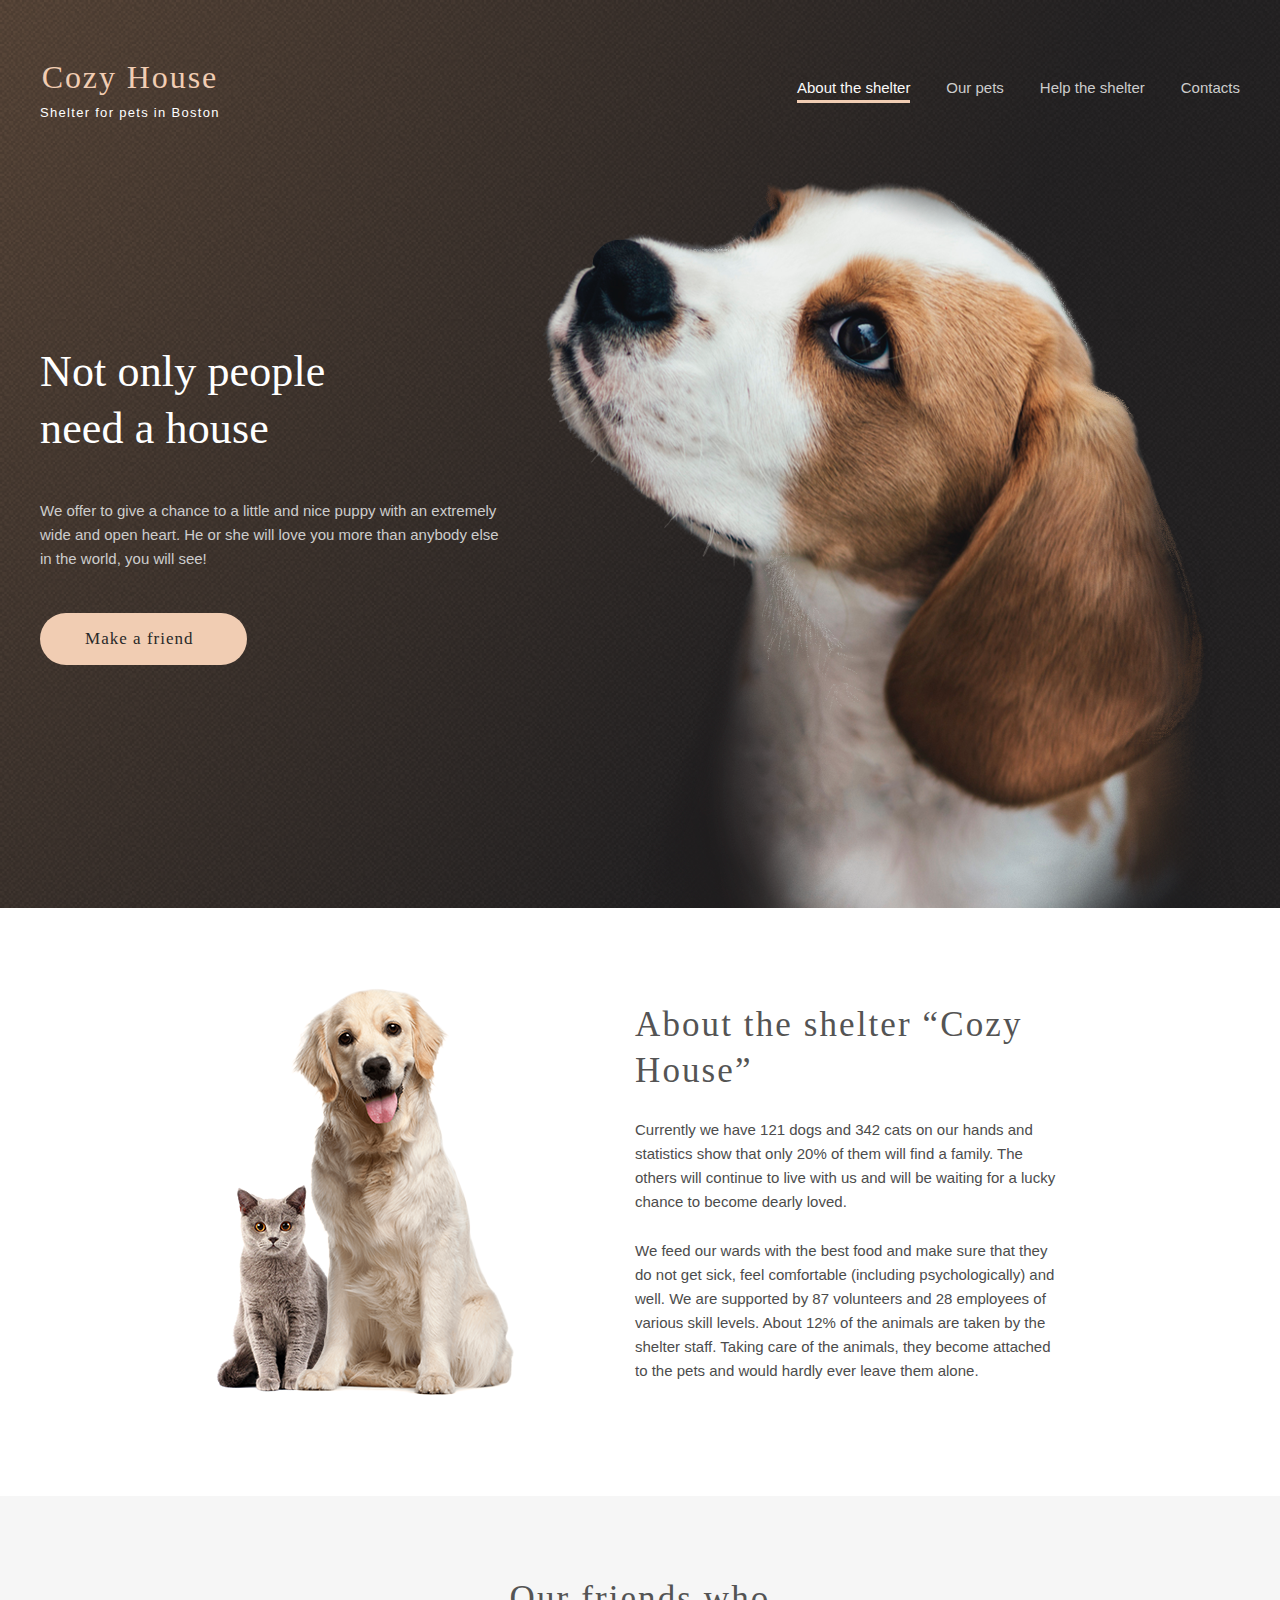
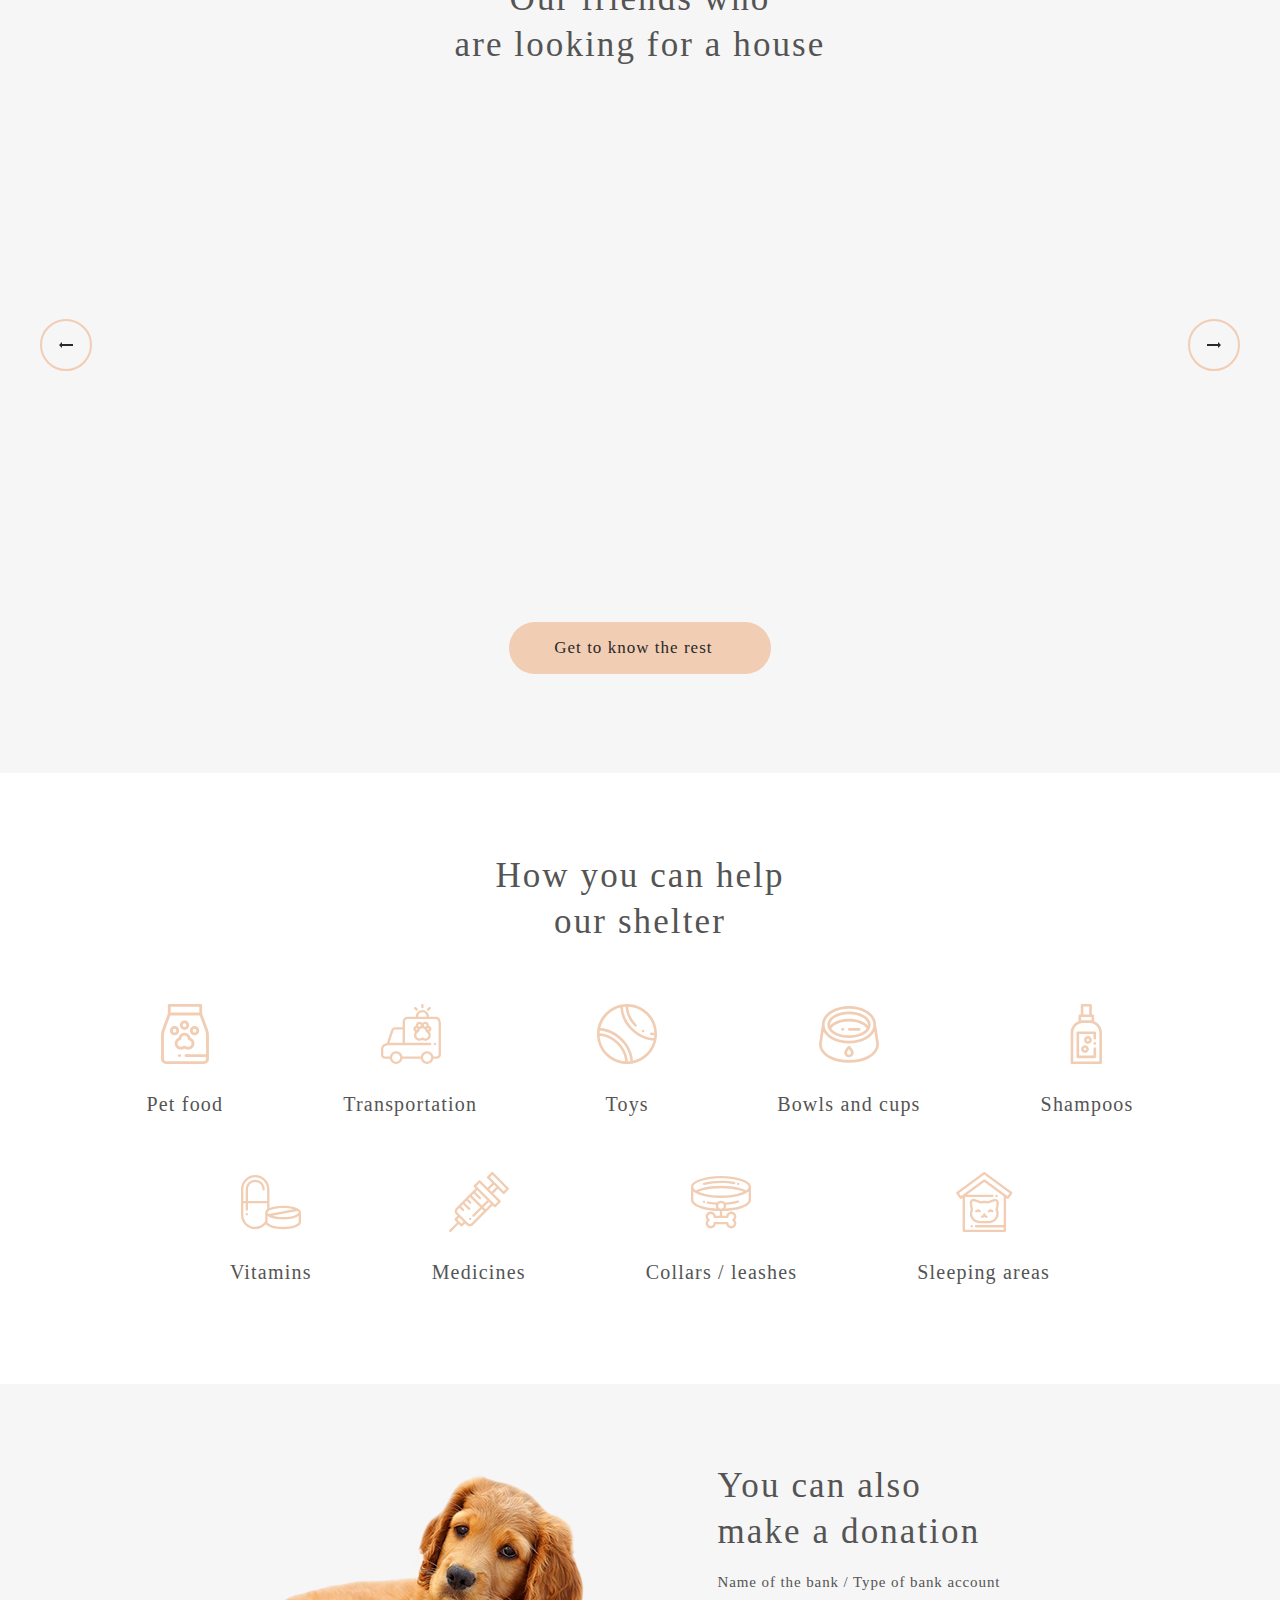
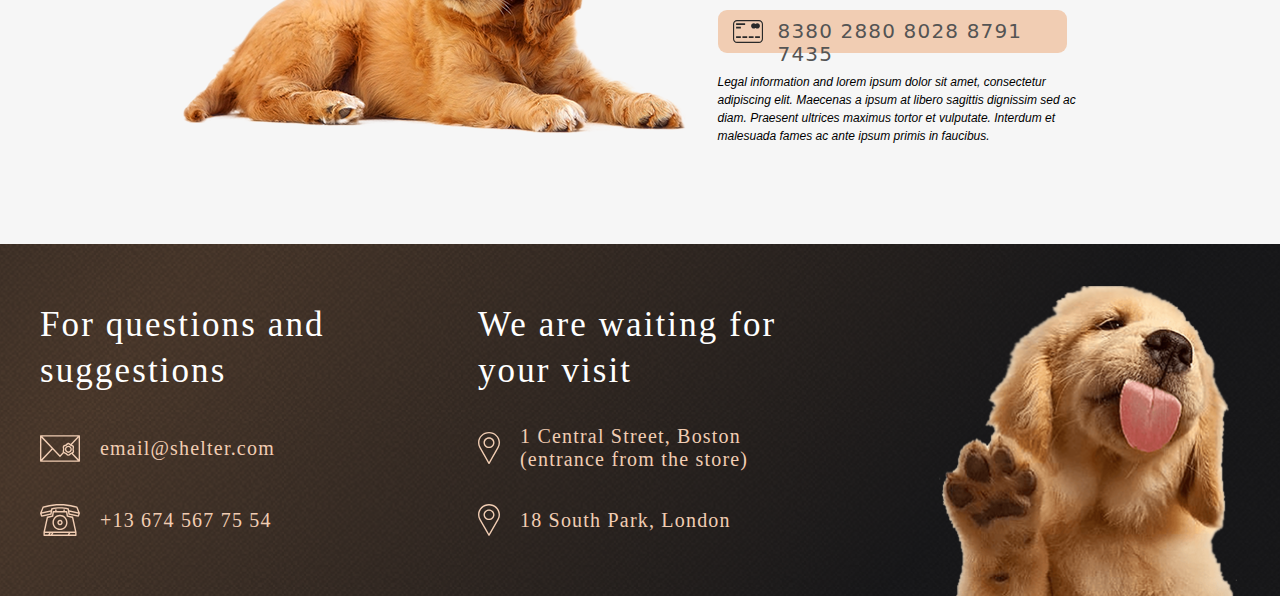
<file: index.html>
<!DOCTYPE html>
<html lang="en">
  <head>
    <meta charset="UTF-8">
    <meta http-equiv="X-UA-Compatible" content="IE=edge">
    <meta name="viewport" content="width=device-width,initial-scale=1">

    <link rel="apple-touch-icon" sizes="57x57" href="assets/favicon/">
    <link rel="apple-touch-icon" sizes="60x60" href="assets/favicon/apple-icon-60x60.png">
    <link rel="apple-touch-icon" sizes="72x72" href="assets/favicon/apple-icon-72x72.png">
    <link rel="apple-touch-icon" sizes="76x76" href="assets/favicon/apple-icon-76x76.png">
    <link rel="apple-touch-icon" sizes="114x114" href="assets/favicon/apple-icon-114x114.png">
    <link rel="apple-touch-icon" sizes="120x120" href="assets/favicon/apple-icon-120x120.png">
    <link rel="apple-touch-icon" sizes="144x144" href="assets/favicon/apple-icon-144x144.png">
    <link rel="apple-touch-icon" sizes="152x152" href="assets/favicon/apple-icon-152x152.png">
    <link rel="apple-touch-icon" sizes="180x180" href="assets/favicon/apple-icon-180x180.png">
    <link rel="icon" type="image/png" sizes="192x192" href="assets/favicon/android-icon-192x192.png">
    <link rel="icon" type="image/png" sizes="32x32" href="assets/favicon/favicon-32x32.png">
    <link rel="icon" type="image/png" sizes="96x96" href="assets/favicon/favicon-96x96.png">
    <link rel="icon" type="image/png" sizes="16x16" href="assets/favicon/favicon-16x16.png">
    <link rel="manifest" href="assets/favicon/manifest.json">
    <meta name="msapplication-TileColor" content="#ffffff">
    <meta name="msapplication-TileImage" content="assets/favicon/ms-icon-144x144.png">
    <meta name="theme-color" content="#ffffff">

    <title>Shelter</title>
    <link rel="stylesheet" href="css/libs/normalize.css">
    <link rel="stylesheet" href="css/libs/fonts.css">
    <link rel="stylesheet" href="css/style.css">
  </head>
  <body>
    <div class="aside-menu">
      <div class="hamburger-wrapper">
        <nav class="hamburger-menu">
          <div>
            <a href="#" class="header__logo logo">
              <h2 class="title title_header">Cozy House</h2>
              <p class="header__subtitle">Shelter for pets in Boston</p>
            </a>
          </div>

          <ul class="hamburger-menu__list">
            <li><a class="menu-link active" href="#">About the shelter</a></li>
            <li><a class="menu-link" href="pets.html">Our pets</a></li>
            <li><a class="menu-link" href="#help">Help the shelter</a></li>
            <li><a class="menu-link" href="#footer">Contacts</a></li>
          </ul>
        </nav>
      </div>
    </div>

    <header class="header">
      <div class="container container-header">
        <div class="header__wrapper">
          <div>
            <a href="#" class="header__logo">
              <h1 class="title title_header">Cozy House</h1>
              <p class="header__subtitle">Shelter for pets in Boston</p>
            </a>
          </div>

          <nav class="menu">
            <ul class="menu-list">
              <li>
                <a class="menu-link active" href="#">About the shelter</a>
              </li>
              <li><a class="menu-link" href="pets.html">Our pets</a></li>
              <li><a class="menu-link" href="#help">Help the shelter</a></li>
              <li><a class="menu-link" href="#footer">Contacts</a></li>
            </ul>
          </nav>

          <div class="hamburger hamburger-header">
            <span></span>
            <span></span>
            <span></span>
          </div>
        </div>
      </div>
    </header>

    <main>
      <section class="promo">
        <div class="container">
          <div class="promo__wrapper">
            <div class="promo__content">
              <h2 class="title title_promo title_white">Not only people need a house</h2>
              <p class="promo__subheading">
                We offer to give a chance to a little and nice puppy with an extremely wide and open
                heart. He or she will love you more than anybody else in the world, you will see!
              </p>
              <a class="button button_small" href="#pets">Make a friend</a>
            </div>

            <div class="promo__start-image">
              <img src="assets/images/start-screen-puppy.png" alt="puppy">
            </div>
          </div>
        </div>
      </section>

      <section class="about">
        <div class="container">
          <div class="about__wrapper">
            <div class="about__image">
              <img src="assets/images/about-pets.png" alt="about-pets">
            </div>

            <div class="about__content">
              <h3 class="title title_section">About the shelter “Cozy House”</h3>
              <p class="about__text">
                Currently we have 121 dogs and 342 cats on our hands and statistics show that only
                20% of them will find a family. The others will continue to live with us and will be
                waiting for a lucky chance to become dearly loved.
              </p>
              <p class="about__text">
                We feed our wards with the best food and make sure that they do not get sick, feel
                comfortable (including psychologically) and well. We are supported by 87 volunteers
                and 28 employees of various skill levels. About 12% of the animals are taken by the
                shelter staff. Taking care of the animals, they become attached to the pets and
                would hardly ever leave them alone.
              </p>
            </div>
          </div>
        </div>
      </section>

      <section class="pets" id="pets">
        <div class="container">
          <div class="pets__wrapper">
            <h3 class="title title_section title_center">
              Our friends who<br>
              are looking for a house
            </h3>

            <div class="slider">
              <button class="circle__button" data-direction="left">
                <img src="assets/icons/arrow-left.svg" alt="arrow-left" data-direction="left">
              </button>

              <div class="carousel-window">
                <div class="carousel"></div>
              </div>

              <button class="circle__button next" data-direction="right">
                <img src="assets/icons/arrow-right.svg" alt="arrow-right" data-direction="right">
              </button>
            </div>

            <div class="nav">
              <button class="circle__button" data-direction="left">
                <img src="assets/icons/arrow-left.svg" alt="arrow-left">
              </button>

              <button class="circle__button" data-direction="right">
                <img src="assets/icons/arrow-right.svg" alt="arrow-right">
              </button>
            </div>

            <a class="button button_big" href="pets.html">Get to know the rest</a>
          </div>
        </div>
      </section>

      <section class="help" id="help">
        <div class="container">
          <div class="help__wrapper">
            <h3 class="title title_section title_center">How you can help <br>our shelter</h3>

            <div class="help__list">
              <div class="help__item">
                <div class="help__item-img">
                  <img src="assets/icons/help/icon-pet-food.svg" alt="pet-food">
                </div>
                <h4 class="title title_card">Pet food</h4>
              </div>

              <div class="help__item">
                <div class="help__item-img">
                  <img src="assets/icons/help/icon-transportation.svg" alt="transportation">
                </div>
                <h4 class="title title_card">Transportation</h4>
              </div>

              <div class="help__item">
                <div class="help__item-img">
                  <img src="assets/icons/help/icon-toys.svg" alt="toys">
                </div>
                <h4 class="title title_card">Toys</h4>
              </div>

              <div class="help__item">
                <div class="help__item-img">
                  <img src="assets/icons/help/icon-bowls-and-cups.svg" alt="bowls-and-cups">
                </div>
                <h4 class="title title_card">Bowls and cups</h4>
              </div>

              <div class="help__item">
                <div class="help__item-img">
                  <img src="assets/icons/help/icon-shampoos.svg" alt="shampoos">
                </div>
                <h4 class="title title_card">Shampoos</h4>
              </div>

              <div class="help__item">
                <div class="help__item-img">
                  <img src="assets/icons/help/icon-vitamins.svg" alt="vitamins">
                </div>
                <h4 class="title title_card">Vitamins</h4>
              </div>

              <div class="help__item">
                <div class="help__item-img">
                  <img src="assets/icons/help/icon-medicines.svg" alt="medicines">
                </div>
                <h4 class="title title_card">Medicines</h4>
              </div>

              <div class="help__item">
                <div class="help__item-img">
                  <img src="assets/icons/help/icon-collars-leashes.svg" alt="collars-leashes">
                </div>
                <h4 class="title title_card">Collars / leashes</h4>
              </div>

              <div class="help__item">
                <div class="help__item-img">
                  <img src="assets/icons/help/icon-sleeping-area.svg" alt="sleeping-aread">
                </div>
                <h4 class="title title_card">Sleeping areas</h4>
              </div>
            </div>
          </div>
        </div>
      </section>

      <section class="donation">
        <div class="container">
          <div class="donation__wrapper">
            <div class="donation__image">
              <img src="assets/images/donation-dog.png" alt="dog">
            </div>

            <div class="donation__content">
              <h3 class="title title_section">
                You can also<br>
                make a donation
              </h3>
              <p class="donation__subtitle">Name of the bank / Type of bank account</p>
              <a href="#" class="donation__score">
                <div class="donation__icon">
                  <img src="assets/icons/credit-card.svg" alt="credit-card">
                </div>
                <span class="donation__link">8380 2880 8028 8791 7435</span>
              </a>
              <p class="donation__text">
                Legal information and lorem ipsum dolor sit amet, consectetur adipiscing elit.
                Maecenas a ipsum at libero sagittis dignissim sed ac diam. Praesent ultrices maximus
                tortor et vulputate. Interdum et malesuada fames ac ante ipsum primis in faucibus.
              </p>
            </div>
          </div>
        </div>
      </section>
    </main>

    <footer class="footer" id="footer">
      <div class="container">
        <div class="footer__wrapper">
          <div class="footer__content">
            <div class="footer__contacts">
              <h3 class="title title_white title_section">For questions and suggestions</h3>
              <a href="mailto:email@shelter.com" class="email">
                <img src="assets/icons/contact/icon-email.svg" alt="email">
                <span>email@shelter.com</span>
              </a>
              <a href="tel:+136745677554" class="phone">
                <img src="assets/icons/contact/icon-phone.svg" alt="phone">
                <span>+13 674 567 75 54</span>
              </a>
            </div>

            <div class="footer__adress">
              <h3 class="title title_white title_section">We are waiting for your visit</h3>
              <a class="first_adress" target="blank" href="https://www.google.ru/maps/place/1+Central+St,+Boston,+MA+02109,+США/@42.3585519,-71.056915,17z/data=!3m1!4b1!4m5!3m4!1s0x89e370868bc2ce7b:0x82fa7db94f5fea9e!8m2!3d42.358551!4d-71.054726">
                <img src="assets/icons/contact/pin.svg" alt="pin">
                <span class="first">1 Central Street, Boston (entrance from the store)</span>
              </a>
              <a class="second_adress" target="blank" href="https://www.google.ru/maps/place/18+S+Park+Rd,+London,+Великобритания/@51.4441261,-0.2098376,17z/data=!3m1!4b1!4m5!3m4!1s0x48760f46ff61dba9:0x5696e3b778e1f425!8m2!3d51.4441261!4d-0.2076489">
                <img src="assets/icons/contact/pin.svg" alt="pin">
                <span>18 South Park, London </span>
              </a>
            </div>
          </div>

          <div class="footer__image">
            <img src="assets/images/footer-puppy.png" alt="puppy">
          </div>
        </div>
      </div>
    </footer>

    <div class="overlay">
      <div class="overlay-black">
        <div class="modal-window none">
          <div class="close__button close">
            <div class="close__button-wrapper">
              <span class="left"></span>
              <span class="right"></span>
            </div>
          </div>
        </div>
      </div>

      <div class="modal">
        <div class="modal-wrapper">
          <div class="modal-window">
            <div class="modal-image"></div>
            <div class="modal-content">
              <div class="titles">
                <div class="title title_section modal-title">Jennifer</div>
                <div class="title title_card modal-subtitle">
                  <span class="modal-type">Dog</span> -
                  <span class="modal-breed">Labrador</span>
                </div>
              </div>
              <div class="modal-text">
                Jennifer is a sweet 2 months old Labrador that is patiently waiting to find a new
                forever home. This girl really enjoys being able to go outside to run and play, but
                won't hesitate to play up a storm in the house if she has all of her favorite toys.
              </div>
              <ul class="modal-list">
                <li class="modal-age">
                  <span><strong>Age:</strong> 2 months</span>
                </li>
                <li class="modal-inoculation">
                  <span><strong>Inoculation:</strong> none</span>
                </li>
                <li class="modal-deseases">
                  <span><strong>Diseases:</strong> none</span>
                </li>
                <li class="modal-parasites">
                  <span><strong>Parasites:</strong> none</span>
                </li>
              </ul>
            </div>
          </div>
        </div>
      </div>
    </div>

    <script type="module" src="js/main-script.js"></script>
  </body>
</html>
</file>
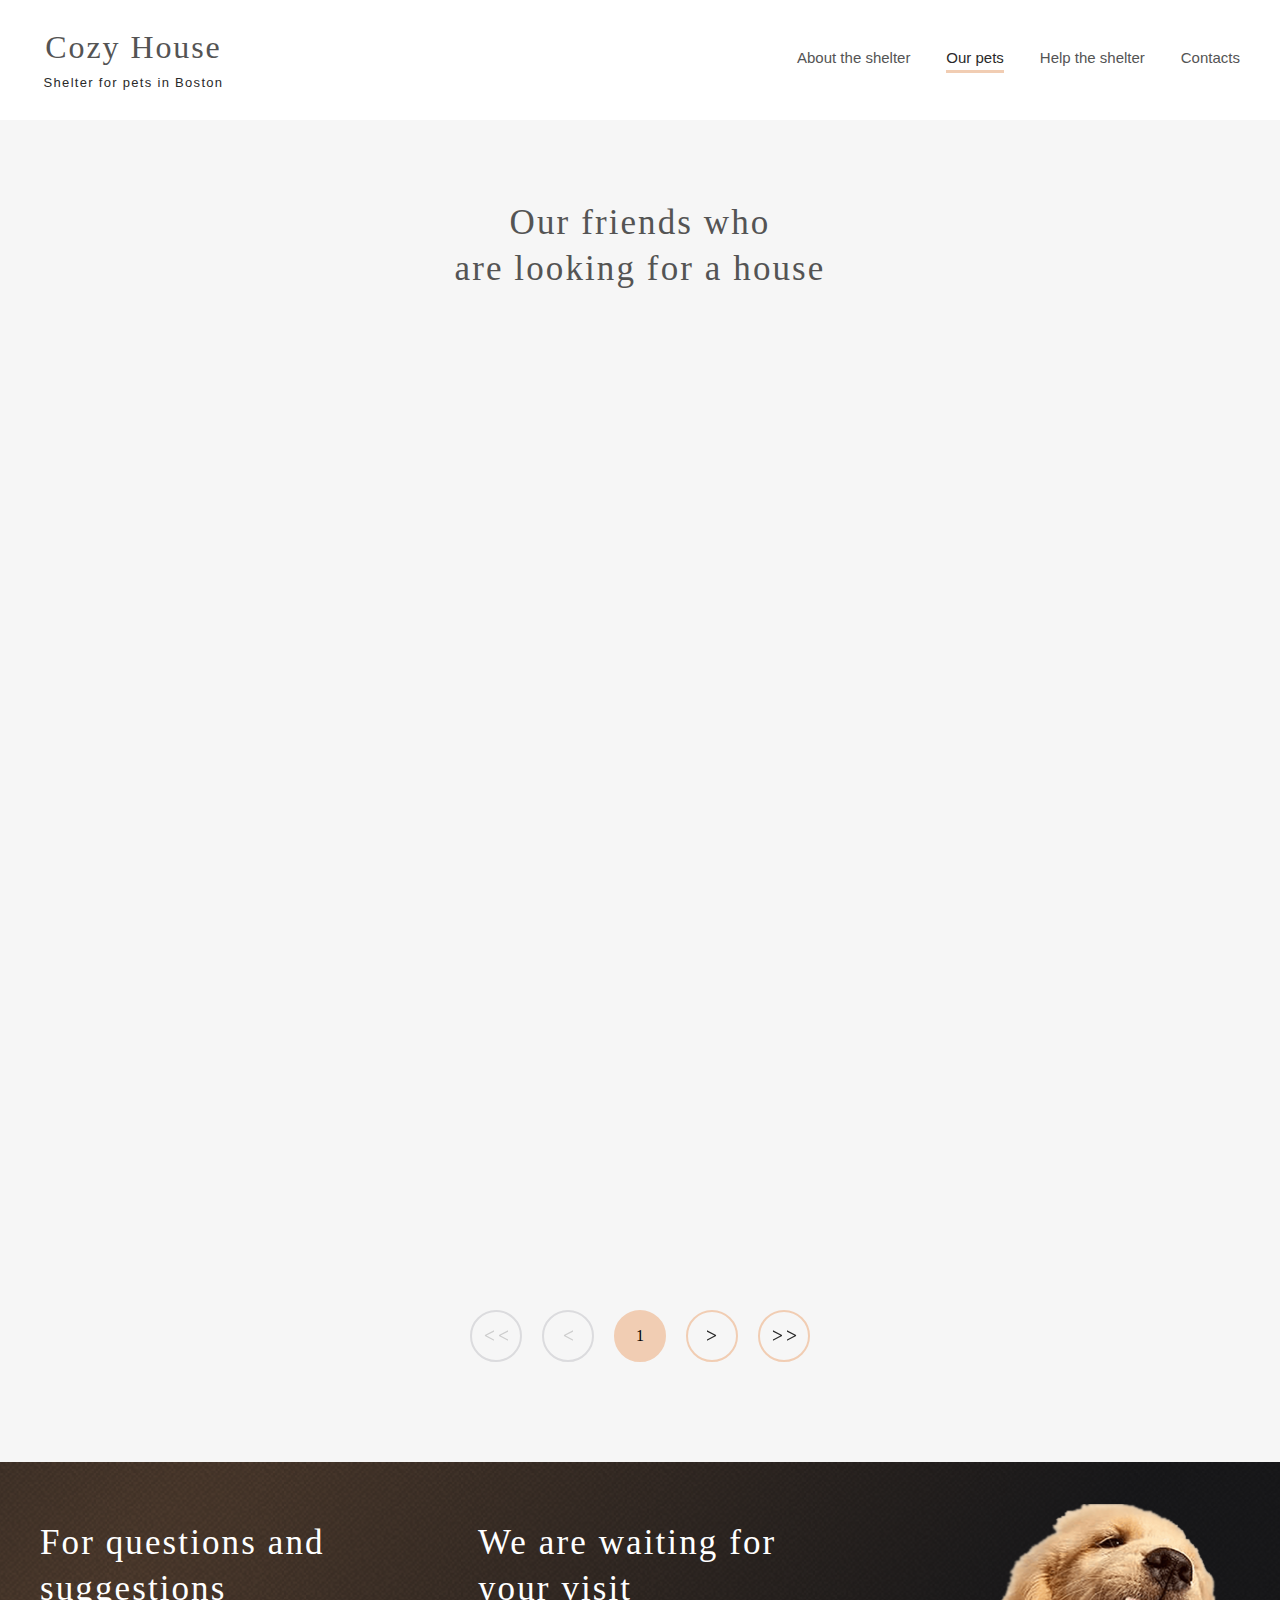
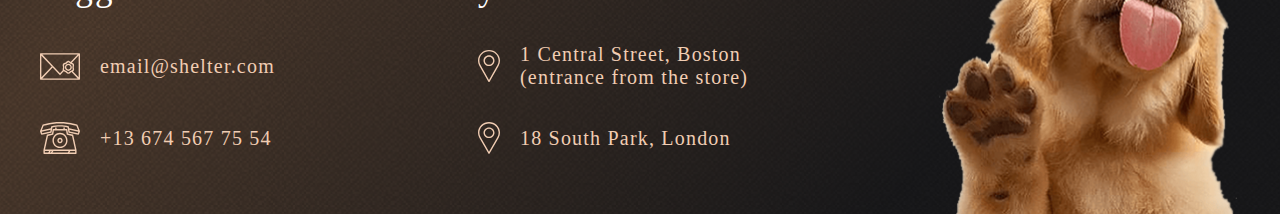
<file: pets.html>
<!DOCTYPE html>
<html lang="en">
  <head>
    <meta charset="UTF-8">
    <meta http-equiv="X-UA-Compatible" content="IE=edge">
    <meta name="viewport" content="width=device-width,initial-scale=1">
    <title>Our pets</title>
    <link rel="stylesheet" href="css/libs/normalize.css">
    <link rel="stylesheet" href="css/style.css">
  </head>
  <body>
    <div class="aside-menu">
      <div class="hamburger-wrapper">
        <nav class="hamburger-menu">
          <div>
            <a href="index.html" class="header__logo logo">
              <h1 class="title title_header">Cozy House</h1>
              <p class="header__subtitle">Shelter for pets in Boston</p>
            </a>
          </div>

          <ul class="hamburger-menu__list">
            <li>
              <a class="menu-link" href="index.html">About the shelter</a>
            </li>
            <li><a class="menu-link active" href="#">Our pets</a></li>
            <li>
              <a class="menu-link" href="index.html#help">Help the shelter</a>
            </li>
            <li><a class="menu-link" href="#footer">Contacts</a></li>
          </ul>
        </nav>
      </div>
    </div>

    <header class="header header_pets">
      <div class="container">
        <div class="header__wrapper">
          <a href="index.html" class="header__logo">
            <h1 class="title title_header title_header_pets">Cozy House</h1>
            <p class="header__subtitle header__subtitle_pets">
              Shelter for pets in Boston
            </p>
          </a>

          <nav class="menu">
            <ul class="menu-list">
              <li>
                <a class="menu-link menu-link_pets" href="index.html">About the shelter</a>
              </li>
              <li>
                <a class="menu-link menu-link_pets active active_pets" href="#">Our pets</a>
              </li>
              <li>
                <a class="menu-link menu-link_pets" href="index.html#help">Help the shelter</a>
              </li>
              <li>
                <a class="menu-link menu-link_pets" href="#footer">Contacts</a>
              </li>
            </ul>
          </nav>

          <div class="hamburger hamburger-header hamburger_pets">
            <span></span>
            <span></span>
            <span></span>
          </div>
        </div>
      </div>
    </header>

    <main>
      <section class="ourpets">
        <div class="container">
          <div class="ourpets__wrapper">
            <h3 class="title title_section title_center">
              Our friends who <br>are looking for a house
            </h3>

            <div class="cards cards_pets">
              <div class="cards-wrapper">
                <div class="card"></div>
                <div class="card"></div>
                <div class="card"></div>
                <div class="card"></div>
                <div class="card"></div>
                <div class="card"></div>
                <div class="card"></div>
                <div class="card"></div>
                <div class="card"></div>
                <div class="card"></div>
                <div class="card"></div>
                <div class="card"></div>
                <div class="card"></div>
                <div class="card"></div>
                <div class="card"></div>
                <div class="card"></div>
                <div class="card"></div>
                <div class="card"></div>
                <div class="card"></div>
                <div class="card"></div>
                <div class="card"></div>
                <div class="card"></div>
                <div class="card"></div>
                <div class="card"></div>
                <div class="card"></div>
                <div class="card"></div>
                <div class="card"></div>
                <div class="card"></div>
                <div class="card"></div>
                <div class="card"></div>
                <div class="card"></div>
                <div class="card"></div>
                <div class="card"></div>
                <div class="card"></div>
                <div class="card"></div>
                <div class="card"></div>
                <div class="card"></div>
                <div class="card"></div>
                <div class="card"></div>
                <div class="card"></div>
                <div class="card"></div>
                <div class="card"></div>
                <div class="card"></div>
                <div class="card"></div>
                <div class="card"></div>
                <div class="card"></div>
                <div class="card"></div>
                <div class="card"></div>
              </div>
            </div>

            <div class="navigation">
              <button class="navigation__button tostart unactive">
                <svg width="25" height="11" viewBox="0 0 25 11" fill="none" xmlns="http://www.w3.org/2000/svg">
                  <path d="M9.94687 10.7852L0.913671 6.08789V4.98438L9.94687 0.287109V1.625L2.43711 5.53125L9.94687 9.44727V10.7852ZM24.018 10.7852L14.9848 6.08789V4.98438L24.018 0.287109V1.625L16.5082 5.53125L24.018 9.44727V10.7852Z"/>
                </svg>
              </button>

              <button class="navigation__button left unactive">
                <svg width="10" height="11" viewBox="0 0 10 11" fill="none" xmlns="http://www.w3.org/2000/svg">
                  <path d="M9.98242 10.7852L0.949219 6.08789V4.98438L9.98242 0.287109V1.625L2.47266 5.53125L9.98242 9.44727V10.7852Z"/>
                </svg>
              </button>

              <button class="navigation__button page">
                <div class="page-number">1</div>
              </button>

              <button class="navigation__button right">
                <svg width="10" height="11" viewBox="0 0 10 11" fill="none" xmlns="http://www.w3.org/2000/svg">
                  <path d="M9.04102 6.08789L0.0078125 10.7852V9.44727L7.51758 5.53125L0.0078125 1.625V0.287109L9.04102 4.98438V6.08789Z"/>
                </svg>
              </button>

              <button class="navigation__button navigation__button-two toend">
                <svg width="25" height="11" viewBox="0 0 25 11" fill="none" xmlns="http://www.w3.org/2000/svg">
                  <path d="M10.0055 6.08789L0.972265 10.7852V9.44727L8.48203 5.53125L0.972265 1.625V0.287109L10.0055 4.98438V6.08789ZM24.0766 6.08789L15.0434 10.7852V9.44727L22.5531 5.53125L15.0434 1.625V0.287109L24.0766 4.98438V6.08789Z"/>
                </svg>
              </button>
            </div>
          </div>
        </div>
      </section>
    </main>

    <footer class="footer" id="footer">
      <div class="container">
        <div class="footer__wrapper">
          <div class="footer__content">
            <div class="footer__contacts">
              <h3 class="title title_white title_section">
                For questions and suggestions
              </h3>
              <a href="mailto:email@shelter.com" class="email">
                <img src="assets/icons/contact/icon-email.svg" alt="email">
                <span>email@shelter.com</span>
              </a>
              <a href="tel:+13 674 567 75 54" class="phone">
                <img src="assets/icons/contact/icon-phone.svg" alt="phone">
                <span>+13 674 567 75 54</span>
              </a>
            </div>

            <div class="footer__adress">
              <h3 class="title title_white title_section">
                We are waiting for your visit
              </h3>
              <a class="first_adress" target="blank" href="https://www.google.ru/maps/place/1+Central+St,+Boston,+MA+02109,+США/@42.3585519,-71.056915,17z/data=!3m1!4b1!4m5!3m4!1s0x89e370868bc2ce7b:0x82fa7db94f5fea9e!8m2!3d42.358551!4d-71.054726">
                <img src="assets/icons/contact/pin.svg" alt="pin">
                <span>1 Central Street, Boston (entrance from the store)</span>
              </a>
              <a class="second_adress" target="blank" href="https://www.google.ru/maps/place/18+S+Park+Rd,+London,+Великобритания/@51.4441261,-0.2098376,17z/data=!3m1!4b1!4m5!3m4!1s0x48760f46ff61dba9:0x5696e3b778e1f425!8m2!3d51.4441261!4d-0.2076489">
                <img src="assets/icons/contact/pin.svg" alt="pin">
                <span>18 South Park, London </span>
              </a>
            </div>
          </div>

          <div class="footer__image">
            <img src="assets/images/footer-puppy.png" alt="puppy">
          </div>
        </div>
      </div>
    </footer>

    <div class="overlay">
      <div class="overlay-black">
        <div class="modal-window none">
          <div class="close__button close">
            <div class="close__button-wrapper">
              <span class="left"></span>
              <span class="right"></span>
            </div>
          </div>
        </div>
      </div>

      <div class="modal">
        <div class="modal-wrapper">
          <div class="modal-window">
            <div class="modal-image"></div>
            <div class="modal-content">
              <div class="titles">
                <div class="title title_section modal-title">Jennifer</div>
                <div class="title title_card modal-subtitle">
                  <span class="modal-type">Dog</span> -
                  <span class="modal-breed">Labrador</span>
                </div>
              </div>
              <div class="modal-text">
                Jennifer is a sweet 2 months old Labrador that is patiently
                waiting to find a new forever home. This girl really enjoys
                being able to go outside to run and play, but won't hesitate to
                play up a storm in the house if she has all of her favorite
                toys.
              </div>
              <ul class="modal-list">
                <li class="modal-age">
                  <span><strong>Age:</strong> 2 months</span>
                </li>
                <li class="modal-inoculation">
                  <span><strong>Inoculation:</strong> none</span>
                </li>
                <li class="modal-deseases">
                  <span><strong>Diseases:</strong> none</span>
                </li>
                <li class="modal-parasites">
                  <span><strong>Parasites:</strong> none</span>
                </li>
              </ul>
            </div>
          </div>
        </div>
      </div>
    </div>

    <script type="module" src="js/pets-script.js"></script>
  </body>
</html>
</file>
<file: css/libs/fonts.css>
@font-face {
  font-family: "Georgia";
  src: url("../../assets/fonts/georgia/georgia-regular.ttf") format("ttf"), url("../../assets/fonts/georgia/georgia-regular.ttf") format("ttf");
  font-weight: 400;
  font-style: normal;
  font-display: swap;
}
@font-face {
  font-family: "Georgia";
  src: url("../../assets/fonts/georgia/georgia-bold.ttf") format("ttf"), url("../../assets/fonts/georgia/georgia-bold.ttf") format("ttf");
  font-weight: 700;
  font-style: normal;
  font-display: swap;
}
@font-face {
  font-family: "Arial";
  src: url("../../assets/fonts/arial/arial-regular.ttf") format("ttf"), url("../../assets/fonts/arial/arial-regular.ttf") format("ttf");
  font-weight: normal;
  font-style: normal;
  font-display: swap;
}
</file>
<file: css/style.css>
* {
  box-sizing: border-box;
  margin: 0;
  padding: 0;
}

.container {
  width: 1280px;
  height: 100%;
  margin: 0 auto;
  padding: 0 40px;
}

html {
  scroll-behavior: smooth;
}

body {
  position: relative;
}

.body_open {
  overflow-y: hidden;
}

section {
  padding: 80px 0 98.5px 0;
}

.title {
  font-family: "Georgia", serif;
  font-weight: 400;
  letter-spacing: 0.06em;
  color: #545454;
}
.title_header {
  font-size: 32px;
  line-height: 110%;
  color: #F1CDB3;
}
.title_header_pets {
  color: #545454;
}
.title_promo {
  width: 350px;
  font-size: 44px;
  line-height: 130%;
  letter-spacing: 0.003em;
}
.title_section {
  width: 400px;
  font-size: 35px;
  line-height: 130%;
}
.title_card {
  margin-bottom: 8px;
  font-size: 20px;
  line-height: 22.72px;
}
.title_center {
  text-align: center;
}
.title_white {
  color: #ffffff;
}

.header {
  height: 120px;
  width: 100%;
  position: absolute;
  padding: 60px 0 60px 0;
  background: none;
}
.header a {
  text-decoration: none;
}
.header__wrapper {
  position: relative;
  display: flex;
  justify-content: space-between;
}
.header__logo {
  width: 187px;
  text-align: center;
  letter-spacing: 0.06em;
}
.header__subtitle {
  margin-top: 10px;
  font-family: "Arial", sans-serif;
  font-size: 13px;
  line-height: 15px;
  letter-spacing: 0.1em;
  color: #fff;
}
.header__subtitle_pets {
  color: #292929;
}
.header_pets {
  background: #fff;
  padding: 30px 0 0 0;
  position: sticky;
  top: 0;
  z-index: 10;
}

.statik {
  position: static;
}

.menu {
  width: 443px;
  padding: 16px 0;
}
.menu-list {
  display: flex;
  justify-content: space-between;
  list-style: none;
}
.menu-link {
  font-family: "Arial", sans-serif;
  font-weight: 400;
  font-size: 15px;
  line-height: 160%;
  text-decoration: none;
  color: #CDCDCD;
}
.menu-link:hover {
  cursor: pointer;
  color: #ffffff;
}
.menu .active {
  position: relative;
  color: #FAFAFA;
}
.menu .active::after {
  content: " ";
  position: absolute;
  left: 0;
  bottom: -7px;
  width: 100%;
  height: 3px;
  background: #F1CDB3;
}
.menu-link_pets {
  color: #545454;
}
.menu-link_pets:hover {
  color: #292929;
}
.menu .active_pets {
  color: #292929;
}
.menu .active_pets:hover {
  color: #292929;
}

.promo {
  height: 908px;
  padding: 180px 0 0 0;
  background: url(../assets/images/start-screen-gradient-background.png) center center/cover no-repeat, radial-gradient(100% 215.42% at 0% 0%, #5B483A 0%, #262425 100%), #211F20;
}
.promo__wrapper {
  position: relative;
  height: 728px;
  display: flex;
  justify-content: space-between;
}
.promo__content {
  margin-top: 163px;
  width: 460px;
  height: 322px;
  display: flex;
  flex-direction: column;
  justify-content: space-between;
}
.promo__subheading {
  font-family: "Arial", sans-serif;
  font-weight: 400;
  font-size: 15px;
  line-height: 160%;
  color: #CDCDCD;
}
.promo a {
  text-decoration: none;
}
.promo__start-image {
  position: absolute;
  bottom: 0;
  right: 0;
  width: 698px;
  height: 728px;
}
.promo__start-image img {
  height: 100%;
}

.about {
  min-height: 588px;
}
.about__wrapper {
  display: flex;
  justify-content: center;
  gap: 80px 120px;
}
.about__image {
  width: 300px;
  height: 408px;
}
.about__image img {
  width: 100%;
}
.about__content {
  width: 430px;
  min-height: 380px;
  margin-top: 14px;
  display: flex;
  flex-direction: column;
  row-gap: 25px;
}
.about__text {
  font-family: "Arial", sans-serif;
  font-size: 15px;
  line-height: 24px;
  color: #4C4C4C;
}

.pets {
  height: 877px;
  background: #f6f6f6;
}
.pets__wrapper {
  display: flex;
  flex-direction: column;
  justify-content: space-between;
  align-items: center;
}
.pets a {
  text-decoration: none;
}
.pets .nav {
  display: none;
}

.slider {
  width: 100%;
  height: 435px;
  margin: 60px 0;
  display: flex;
  justify-content: space-between;
}
.slider .circle__button {
  display: block;
}
.slider .carousel {
  position: relative;
  width: 100%;
}
.slider .carousel-window {
  width: 82.2%;
  overflow: hidden;
}

@keyframes move-right-1080 {
  from {
    right: 0px;
  }
  to {
    right: 1080px;
  }
}
@keyframes move-left-1080 {
  from {
    right: 0px;
  }
  to {
    right: -1080px;
  }
}
@keyframes move-right-610 {
  from {
    right: 0px;
  }
  to {
    right: 610px;
  }
}
@keyframes move-left-610 {
  from {
    right: 0px;
  }
  to {
    right: -610px;
  }
}
@keyframes move-right-300 {
  from {
    right: 0px;
  }
  to {
    right: 300px;
  }
}
@keyframes move-left-300 {
  from {
    right: 0px;
  }
  to {
    right: -300px;
  }
}
.transition-left {
  animation-name: move-left-610;
  animation-duration: 2s;
}

.transition-right {
  animation-name: move-right-610;
  animation-duration: 2s;
}

.new-right {
  position: absolute;
  top: 0;
  left: 1080px;
}

.new-left {
  position: absolute;
  top: 0;
  left: -1080px;
}

.circle__button {
  position: relative;
  width: 52px;
  height: 52px;
  background: none;
  border: 2px solid #f1cdb3;
  border-radius: 100px;
  margin-top: 192px;
  padding: 15px 24px;
  text-decoration: none;
}
.circle__button:hover {
  background: #fddcc4;
  cursor: pointer;
  border: none;
}
.circle__button:hover img {
  top: 23px;
  left: 19px;
}
.circle__button img {
  position: absolute;
  top: 21px;
  left: 17px;
}

.circle_left {
  border: 2px solid rgba(0, 0, 25, 0.11);
}

.cards {
  width: 990px;
  display: flex;
  justify-content: space-between;
}
.cards_pets {
  position: relative;
  overflow: hidden;
  width: 100%;
  height: 959px;
  padding-top: 59px;
  justify-content: center;
  flex-wrap: wrap;
  row-gap: 30px;
  column-gap: 40px;
}
.cards-wrapper {
  transition: all 0.5s;
  height: 959px;
  width: 1200px;
  position: absolute;
  top: 59px;
  left: 0;
  display: grid;
  grid-template-columns: repeat(4, 270px);
  grid-template-rows: repeat(2, 435px);
  grid-auto-flow: column;
  row-gap: 30px;
  column-gap: 40px;
}

.pet-card {
  width: 270px;
  height: 435px;
  padding-bottom: 30px;
  background: #fafafa;
  display: flex;
  flex-direction: column;
  justify-content: space-between;
  align-items: center;
}
.pet-card:hover {
  cursor: pointer;
  background: #ffffff;
}
.pet-card:hover button {
  background: #fddcc4;
  border: 2px solid #fddcc4;
}

.ourpets {
  height: 1342px;
  background: #f6f6f6;
}
.ourpets__wrapper {
  display: flex;
  flex-direction: column;
  justify-content: space-between;
  align-items: center;
}

.navigation {
  width: 340px;
  margin-top: 60px;
  display: flex;
  gap: 20px;
}

.navigation__button {
  position: relative;
  width: 52px;
  height: 52px;
  background: none;
  border: 2px solid #f1cdb3;
  border-radius: 100px;
}
.navigation__button:hover {
  background: #fddcc4;
  cursor: pointer;
  border: none;
}
.navigation__button svg {
  fill: #292929;
}
.navigation__button.page {
  background: #f1cdb3;
}
.navigation__button.unactive {
  border: 2px solid rgba(0, 0, 25, 0.11);
}
.navigation__button.unactive svg {
  fill: #cdcdcd;
}
.navigation__button.unactive:hover {
  background: none;
  border: 2px solid rgba(0, 0, 25, 0.11);
  cursor: auto;
}

.help {
  min-height: 611px;
}
.help__wrapper {
  display: flex;
  flex-direction: column;
  justify-content: space-between;
  align-items: center;
}
.help__list {
  width: 99%;
  margin-top: 60px;
  display: flex;
  justify-content: center;
  flex-wrap: wrap;
  column-gap: 120px;
  row-gap: 55px;
}
.help__item {
  height: 113px;
  text-align: center;
}
.help__item h4 {
  margin-top: 25px;
}

.donation {
  min-height: 460px;
  background: #F6F6F6;
  padding: 79px 0 95px 0;
}
.donation a {
  text-decoration: none;
}
.donation__wrapper {
  height: 282px;
  display: flex;
  justify-content: center;
  gap: 30px;
}
.donation__image {
  width: 505px;
  height: 261px;
  margin-top: 11px;
}
.donation__imageimg {
  width: 100%;
}
.donation__content {
  width: 380px;
  height: 282px;
  display: flex;
  flex-direction: column;
  justify-content: space-between;
}
.donation__subtitle {
  font-family: "Georgia";
  font-style: normal;
  font-weight: 400;
  font-size: 15px;
  line-height: 110%;
  letter-spacing: 0.06em;
  color: #545454;
}
.donation__score {
  width: 349px;
  height: 43px;
  padding: 10px 15px;
  background: #F1CDB3;
  border-radius: 9px;
  display: flex;
  gap: 15px;
}
.donation__link {
  font-family: "Georgia", sans;
  font-weight: 400;
  font-size: 20px;
  line-height: 115%;
  letter-spacing: 0.058em;
  color: #545454;
}
.donation__text {
  font-family: "Arial";
  font-style: italic;
  font-weight: 400;
  font-size: 12px;
  line-height: 18px;
}

.footer {
  height: 352px;
  padding-top: 42px;
  background: url(../assets/images/footer-gradient-background.png) center center/cover no-repeat;
}
.footer .title {
  width: 300px;
}
.footer__wrapper {
  display: flex;
  justify-content: space-between;
  column-gap: 160px;
}
.footer__content {
  padding-top: 16px;
  width: 740px;
  display: flex;
  justify-content: space-between;
  column-gap: 160px;
}
.footer__contacts {
  width: 278px;
  height: 234px;
  display: flex;
  flex-direction: column;
  justify-content: space-between;
}
.footer__adress {
  width: 43.7%;
  height: 234px;
  display: flex;
  flex-direction: column;
  justify-content: space-between;
}
.footer a {
  display: flex;
  gap: 20px;
  font-family: "Georgia";
  font-style: normal;
  font-weight: 400;
  font-size: 20px;
  line-height: 161%;
  letter-spacing: 0.06em;
  color: #F1CDB3;
  text-decoration: none;
}
.footer a .first {
  line-height: 115%;
}
.footer__image {
  width: 35%;
  height: 310px;
}
.footer .first_adress span {
  line-height: 23px;
}

.hamburger {
  position: relative;
  transition: all 0.5s;
  display: none;
  width: 30px;
  height: 30px;
  margin: 18.5px 43px 0 0;
  flex-direction: column;
  gap: 8px;
}
.hamburger:hover {
  cursor: pointer;
}
.hamburger span {
  display: block;
  width: 30px;
  height: 2px;
  background: #f1cdb3;
}
.hamburger_pets span {
  background: #000000;
}
.hamburger_active {
  transition: all 0.5s;
  transform: rotate(90deg);
  position: relative;
  z-index: 15;
}
.hamburger_active span {
  background: #f1cdb3;
}
.hamburger_right {
  position: relative;
  top: -30px;
  right: -75%;
}
.hamburger-wrapper {
  position: fixed;
  overflow: hidden;
  height: 100vh;
  width: 0;
  z-index: 12;
}
.hamburger-wrapper_open {
  right: 0;
  width: 100%;
  overflow: visible;
  background-color: rgba(0, 0, 0, 0.5);
}
.hamburger-wrapper .logo {
  width: 190px;
  position: relative;
  top: 31px;
  left: 5px;
}

.hamburger-menu {
  position: fixed;
  top: 0;
  right: -320px;
  width: 320px;
  background: #292929;
  height: 100vh;
  z-index: 5;
  transition: all, 0.5s;
}
.hamburger-menu div {
  width: 190px;
}
.hamburger-menu .title {
  transition: opacity, 0.5s;
  width: 190px;
  opacity: 0;
}
.hamburger-menu .header__subtitle {
  transition: opacity, 0.5s;
  width: 190px;
  opacity: 0;
}
.hamburger-menu_open {
  right: 0;
}
.hamburger-menu .visible {
  opacity: 1;
}
.hamburger-menu__list {
  padding: 203px 38px 0 38px;
  list-style-type: none;
  display: flex;
  flex-direction: column;
  align-items: center;
  gap: 67px;
}
.hamburger-menu .active {
  position: relative;
  color: #fafafa;
}
.hamburger-menu .active::after {
  content: " ";
  position: absolute;
  left: 0;
  bottom: -9.4px;
  width: 100%;
  height: 2px;
  background: #f1cdb3;
}
.hamburger-menu a {
  text-decoration: none;
  transition: 0.4s linear;
  font-weight: 400;
  font-size: 32px;
  line-height: 21.2px;
}

@media (max-width: 767px) {
  .hamburger {
    display: flex;
  }
}
.modal {
  position: absolute;
  top: 50%;
  left: 50%;
  transform: translate(-50%, -50%);
  box-shadow: 0px 2px 35px 14px rgba(13, 13, 13, 0.04);
}
.modal-window {
  width: 900px;
  height: 500px;
  margin: 0 auto;
  display: flex;
  justify-content: space-between;
  background: #fff;
  border-radius: 10px;
  overflow: hidden;
}
.modal-image {
  width: 500px;
  height: 500px;
}
.modal-content {
  position: relative;
  width: 351px;
  height: 362px;
  margin-top: 50px;
  margin-right: 20px;
  display: flex;
  flex-direction: column;
  justify-content: space-between;
}
.modal-content .title {
  color: #000000;
}
.modal-content .title_card {
  margin-top: 10px;
}
.modal-text {
  letter-spacing: 0.06em;
  line-height: 16.5px;
}
.modal-list {
  position: relative;
  bottom: 0;
  left: 15px;
  height: 102px;
  display: flex;
  flex-direction: column;
  justify-content: space-between;
  line-height: 16.5px;
  letter-spacing: 0.06em;
}
.modal-list li {
  color: #f1cdb3;
}
.modal-list span {
  color: #000000;
}

.overlay {
  display: none;
  position: fixed;
  width: 100%;
  height: 100%;
  top: 0;
  z-index: 12;
}

.overlay-black {
  position: absolute;
  width: 100%;
  height: 100%;
  top: 0;
  background: rgba(41, 41, 41, 0.6);
}
.overlay-black:hover {
  cursor: pointer;
}
.overlay-black .none {
  position: absolute;
  top: 50%;
  left: 50%;
  transform: translate(-50%, -50%);
  overflow: visible;
}
.overlay-black .close__button {
  width: 52px;
  height: 52px;
  position: relative;
  margin-top: 0;
  top: -44px;
  right: -99.5%;
  background: none;
  border: 2px solid #f1cdb3;
  border-radius: 100px;
  padding: 15px 24px;
  text-decoration: none;
}
.overlay-black .close__button:hover {
  background: #fddcc4;
  cursor: pointer;
  border: 2px solid #fddcc4;
}
.overlay-black .close__button span {
  display: block;
  height: 2px;
  background-color: #292929;
  width: 19px;
}
.overlay-black .close__button .right {
  transform: rotate(-45deg) translate(-7px, -10px);
}
.overlay-black .close__button .left {
  transform: rotate(45deg) translate(-8px, 8px);
}
.overlay-black .close__button-wrapper {
  width: 14.5px;
  height: 14.5px;
  position: absolute;
  z-index: 10;
  top: 22px;
  left: 27px;
}
.overlay-black:hover .close__button {
  background: #fddcc4;
  cursor: pointer;
  border: 2px solid #fddcc4;
}

@media (max-width: 1279px) {
  .modal-window {
    width: 630px;
    height: 350px;
  }
  .modal-image {
    width: 350px;
    height: 350px;
  }
  .modal-content {
    width: 260px;
    height: 303px;
    margin-top: 10px;
    margin-right: 10px;
  }
  .modal-subtitle {
    text-align: center;
  }
  .modal .title {
    width: 100%;
  }
  .modal-text {
    font-size: 13px;
    line-height: 14.3px;
    text-align: justify;
  }
  .modal-list {
    width: 200px;
    font-size: 15px;
  }
}
@media (max-width: 1279px) and (max-width: 767px) {
  .modal-window {
    width: 240px;
    height: 341px;
  }
  .modal-image {
    display: none;
  }
  .modal-content {
    width: 220px;
    height: 321px;
    margin-top: 0;
    margin-right: 0;
    margin: 0 auto;
  }
  .modal-list {
    margin-top: 15px;
  }
}
.button {
  height: 52px;
  background: #F1CDB3;
  border-radius: 100px;
  border: none;
  padding: 12px 42px 16px;
  font-family: "Georgia", serif;
  font-weight: 400;
  font-size: 17px;
  letter-spacing: 0.06em;
  line-height: 130%;
  color: #292929;
}
.button:hover {
  background: #FDDCC4;
  cursor: pointer;
}
.button_big {
  width: 261.5px;
  padding: 15px 45px;
}
.button_small {
  width: 207.3px;
  padding: 15px 45px;
}
.button_small-white {
  width: 187px;
  letter-spacing: 0.06em;
  background: none;
  border: 2px solid #F1CDB3;
  background-color: rgba(0, 0, 0, 0);
}

@media (max-width: 1279px) {
  .container {
    width: 768px;
    padding: 0 30px;
  }

  .header {
    height: 90px;
    padding-top: 30px;
  }
  .header_pets {
    height: 120px;
  }

  .menu {
    width: 443px;
  }

  .promo {
    height: 1165px;
    padding-top: 150px;
  }
  .promo__wrapper {
    height: 1015px;
    flex-direction: column;
    align-items: center;
  }
  .promo__content {
    margin-top: 0;
    row-gap: 42px;
  }
  .promo__start-image {
    width: 569px;
    height: 593px;
  }

  .button_small {
    align-self: center;
  }

  .about {
    padding-top: 67px;
  }
  .about__wrapper {
    flex-direction: column-reverse;
    align-items: center;
  }

  .disable768px {
    display: none;
  }

  .help__list {
    column-gap: 60px;
  }
  .help__item {
    width: 170px;
  }

  .donation {
    height: 783px;
  }
  .donation__wrapper {
    height: 600px;
    flex-direction: column-reverse;
    align-items: center;
    row-gap: 60px;
  }
  .donation__image {
    margin-top: 0;
  }
  .donation__content {
    justify-content: center;
    row-gap: 20px;
  }

  .footer {
    height: 640px;
    padding-top: 30px;
  }
  .footer .title {
    width: 300px;
  }
  .footer__wrapper {
    flex-wrap: wrap;
    justify-content: center;
    row-gap: 65px;
  }
  .footer__content {
    width: 708px;
    padding-top: 0;
    justify-content: center;
    gap: 60px;
  }
  .footer__contacts {
    width: 278px;
  }
  .footer__adress {
    width: 302px;
  }
  .footer__image {
    width: 300px;
    height: 310px;
  }

  .ourpets {
    height: 1733px;
  }

  .cards {
    width: 580px;
  }
  .cards_pets {
    height: 1395px;
    padding-top: 30px;
  }
  .cards-wrapper {
    height: 1395px;
    width: 580px;
    grid-template-columns: repeat(2, 270px);
    grid-template-rows: repeat(3, 435px);
  }

  .navigation {
    margin-top: 40px;
  }

  .first_adress span {
    line-height: 21px;
  }
}
@media (max-width: 767px) {
  .title_promo {
    width: 200px;
    margin: 0 auto;
    text-align: center;
    font-size: 25px;
    letter-spacing: 0.059em;
  }
  .title_section {
    width: 290px;
    font-size: 25px;
    text-align: center;
  }
  .title_card {
    margin-bottom: 8px;
    font-size: 20px;
    line-height: 22.72px;
  }
  .title_center {
    text-align: center;
  }
  .title_white {
    color: #ffffff;
  }

  section {
    padding: 42px 0;
  }

  .header {
    height: 90px;
    padding-top: 30px;
  }
  .header .container {
    width: 100%;
  }
  .header_pets {
    height: 120px;
  }

  .container {
    width: 320px;
    padding: 0 10px;
  }

  .menu {
    display: none;
  }

  .promo {
    height: 823px;
    padding-top: 90px;
  }
  .promo__wrapper {
    margin-top: 60px;
    height: 673px;
    flex-direction: column;
    align-items: center;
  }
  .promo__content {
    width: 296px;
    height: 296px;
  }
  .promo__subheading {
    text-align: center;
  }
  .promo__start-image {
    width: 260px;
    height: 271.77px;
  }

  .about {
    min-height: 974px;
    padding-top: 28px;
  }
  .about__wrapper {
    row-gap: 42px;
  }
  .about__image {
    width: 260px;
    height: 353.6px;
  }
  .about__content {
    width: 300px;
    row-gap: 22px;
    align-items: center;
  }
  .about__text {
    text-align: justify;
    padding: 0 15px;
  }

  .disable320px {
    display: none;
  }

  .slider {
    margin: 42px 0 0;
  }
  .slider .circle__button {
    display: none;
  }
  .slider .carousel-window {
    width: 300px;
  }

  .circle__button {
    position: relative;
    width: 52px;
    height: 52px;
    background: none;
    border: 2px solid #f1cdb3;
    border-radius: 100px;
    margin-top: 0;
    padding: 15px 24px;
    text-decoration: none;
  }

  .carousel {
    width: 300px;
  }

  .cards {
    width: 300px;
    justify-content: center;
  }
  .cards-wrapper {
    width: 270px;
    left: 15px;
  }

  .pets {
    height: 791px;
  }
  .pets .nav {
    width: 184px;
    margin: 20px 0 42px;
    display: flex;
    justify-content: space-between;
  }

  .help__list {
    margin-top: 42px;
    padding: 0 5px;
    justify-content: left;
    gap: 30px;
  }
  .help__item {
    width: 125px;
    height: 87px;
  }
  .help__item h4 {
    font-size: 15px;
    line-height: 16.5px;
    margin-top: 16px;
  }
  .help__item img {
    width: 50px;
  }

  .donation {
    padding: 0 0;
    height: 542.2px;
  }
  .donation__wrapper {
    height: 542.2px;
    flex-direction: column-reverse;
    align-items: center;
    row-gap: 42px;
  }
  .donation__image {
    width: 260px;
    height: 135.2px;
    margin-top: 0;
  }
  .donation__image img {
    width: 100%;
  }
  .donation__content {
    width: 300px;
    height: 281px;
    padding: 0 10px;
    justify-content: space-between;
    align-items: center;
    row-gap: 20px;
    text-align: justify;
  }
  .donation__link {
    font-size: 15px;
    line-height: 110%;
  }
  .donation__score {
    width: 281px;
    height: 43px;
    padding: 10px 15px;
    background: #f1cdb3;
    border-radius: 9px;
    display: flex;
    align-items: center;
    gap: 15px;
  }
  .donation__subtitle {
    text-align: center;
    font-family: "Georgia";
    font-style: normal;
    font-weight: 400;
    font-size: 13px;
    line-height: 24px;
    letter-spacing: 0.07em;
    color: #545454;
  }
  .donation__text {
    font-size: 11px;
    text-align: justify;
    letter-spacing: 0.04em;
  }

  .footer {
    height: 809px;
    padding-top: 30px;
  }
  .footer .title {
    width: 250px;
  }
  .footer__wrapper {
    width: 300px;
    height: 470px;
    flex-wrap: wrap;
    justify-content: center;
    row-gap: 28px;
  }
  .footer__content {
    width: 300px;
    padding-top: 0;
    flex-wrap: wrap;
    justify-content: start;
    gap: 13px;
  }
  .footer__contacts {
    width: 300px;
    gap: 40px;
    align-items: center;
    justify-content: start;
  }
  .footer__adress {
    width: 300px;
    gap: 20px;
    gap: 40px;
    align-items: center;
    justify-content: start;
  }
  .footer__image {
    width: 260px;
    height: 269px;
  }
  .footer__image img {
    width: 100%;
  }
  .footer .second_adress {
    width: 300px;
  }

  .ourpets {
    height: 1649px;
    padding-top: 42px;
  }
  .ourpets__wrapper {
    justify-content: start;
  }

  .cards_pets {
    height: 1407px;
    padding-top: 42px;
  }

  .navigation {
    width: 300px;
    margin-top: 40px;
    gap: 10px;
  }
}
</file>
